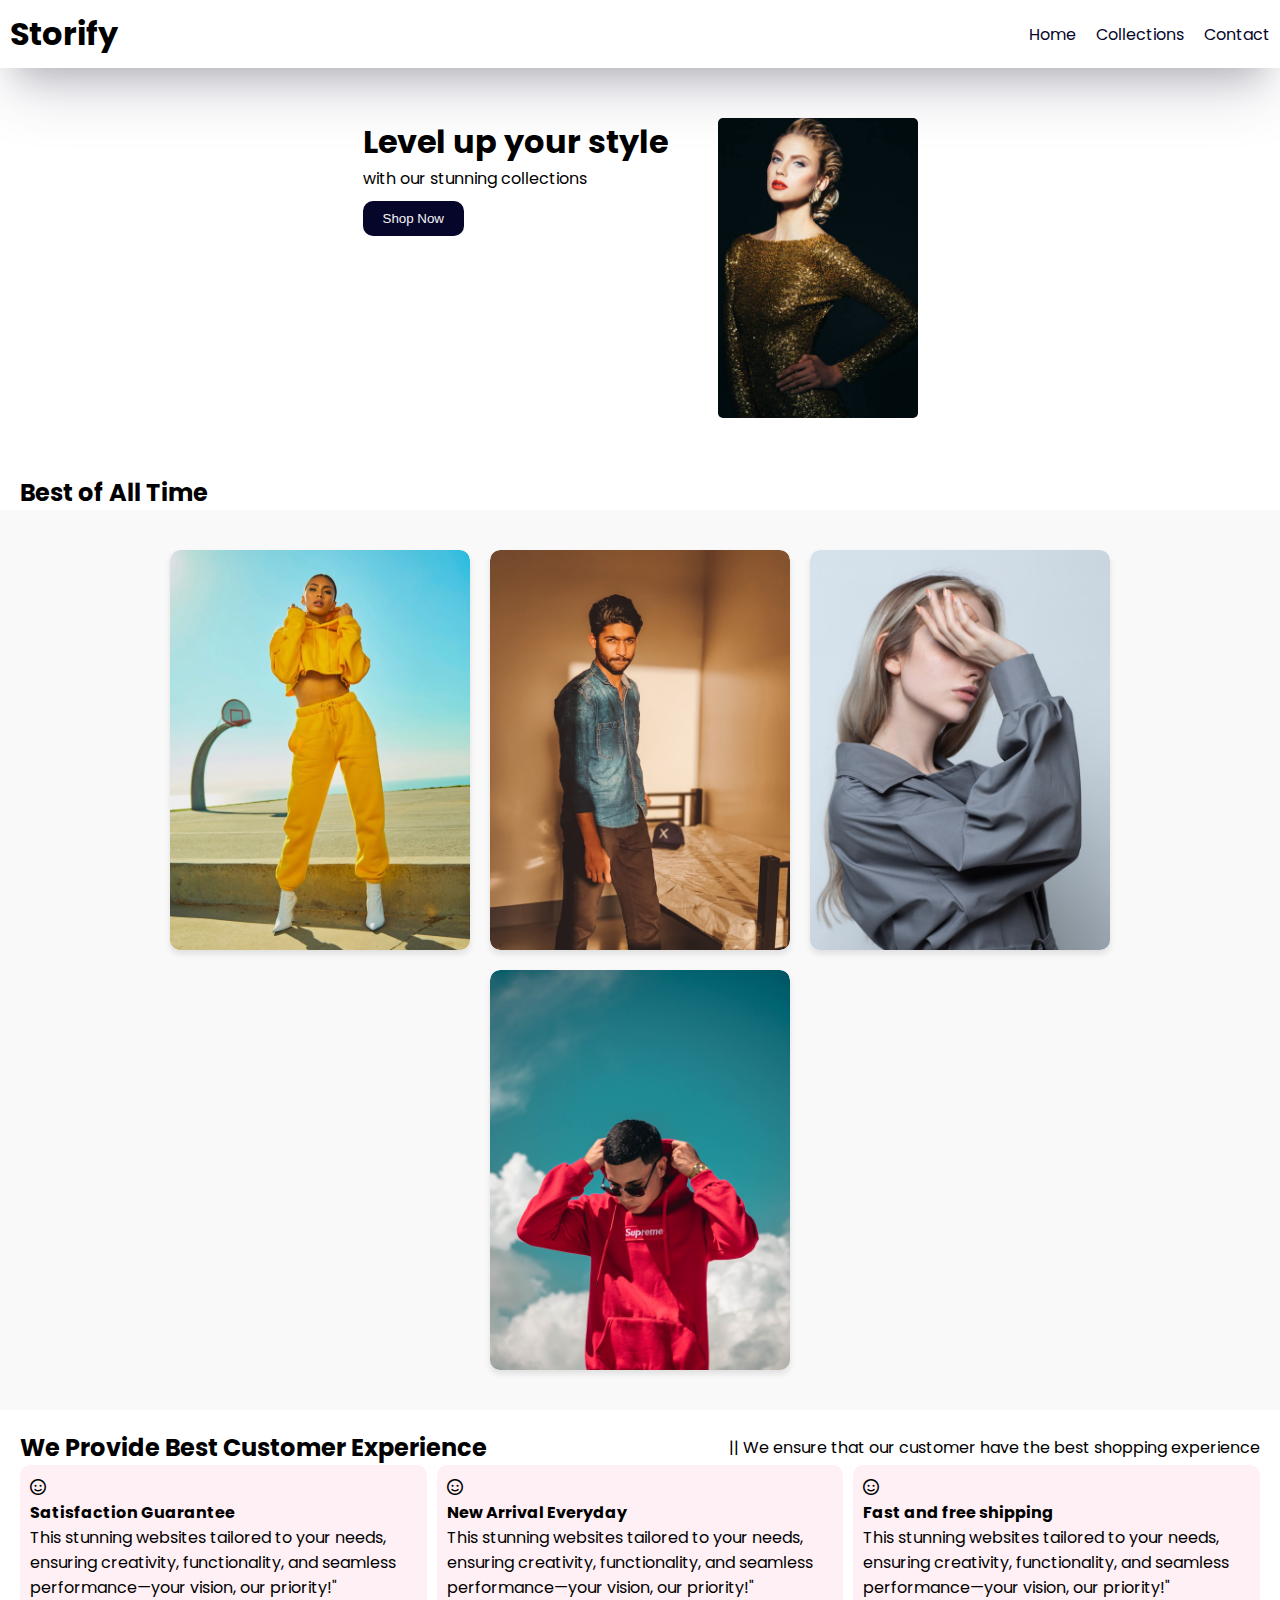
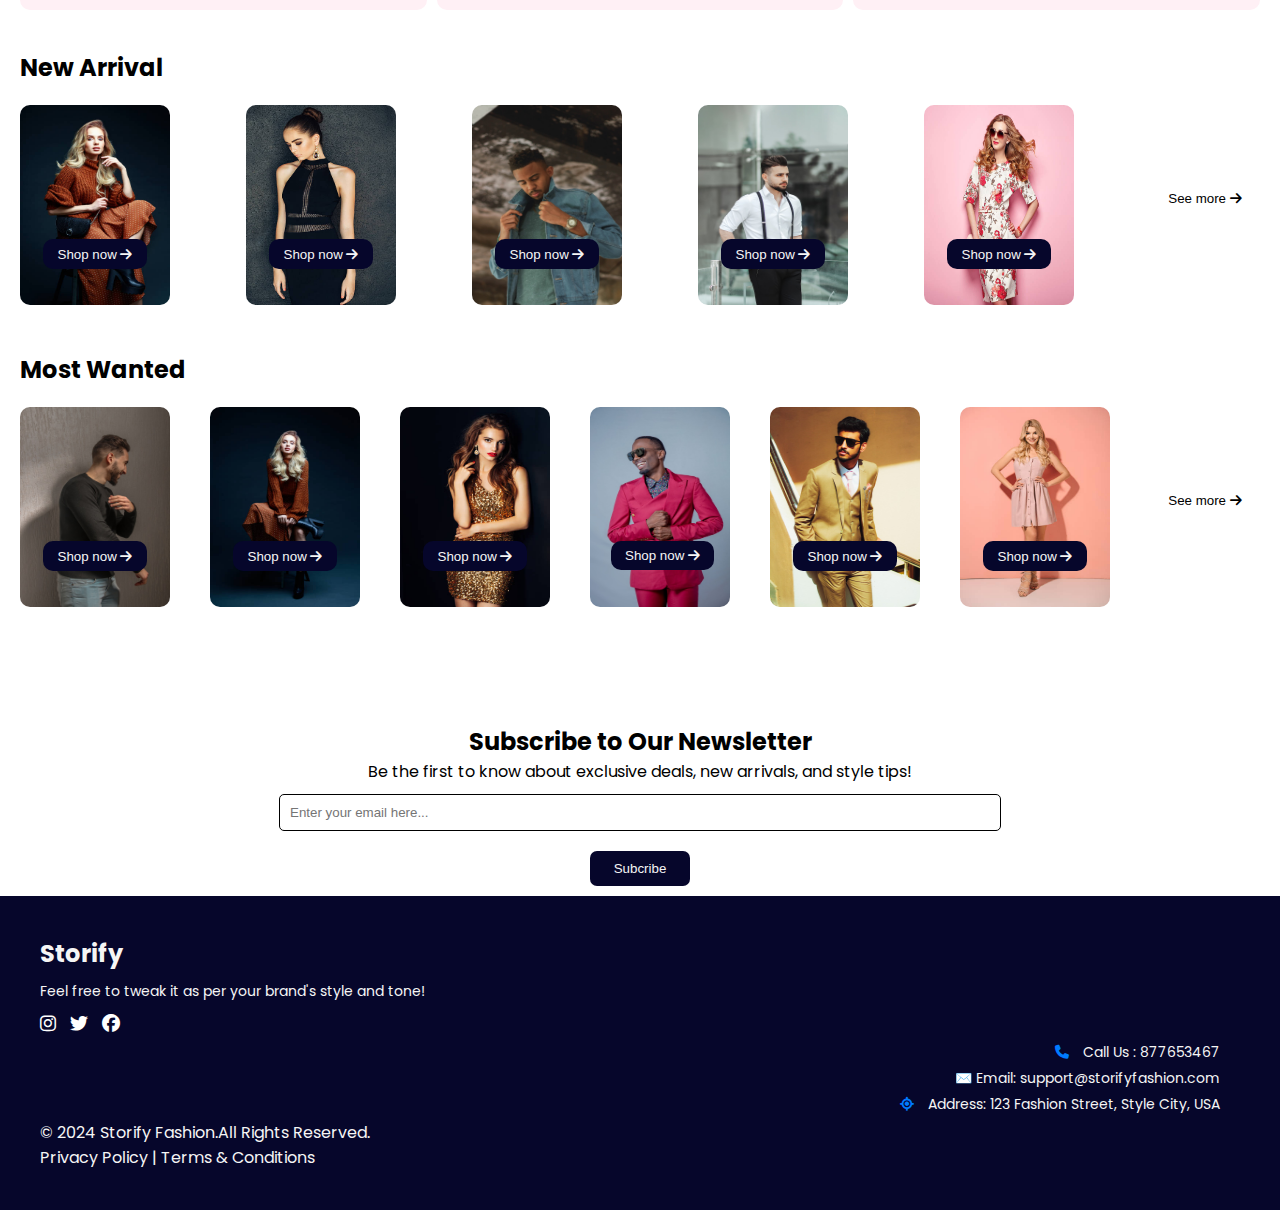
<file: index.html>
<!DOCTYPE html>
<html lang="en">

<head>
    <meta charset="UTF-8">
    <meta name="viewport" content="width=device-width, initial-scale=1.0">
    <title>Storify fashions</title>

    <!-- google font -->
    <link rel="preconnect" href="https://fonts.googleapis.com">
    <link rel="preconnect" href="https://fonts.gstatic.com" crossorigin>
    <link
        href="https://fonts.googleapis.com/css2?family=Poetsen+One&family=Poppins:ital,wght@0,100;0,200;0,300;0,400;0,500;0,600;0,700;0,800;0,900;1,100;1,200;1,300;1,400;1,500;1,600;1,700;1,800;1,900&display=swap"
        rel="stylesheet">
    <!-- my css -->
    <link rel="stylesheet" href="style.css">
    <!-- font awesome icons -->
    <link rel="stylesheet" href="https://cdnjs.cloudflare.com/ajax/libs/font-awesome/6.7.2/css/all.min.css"
        integrity="sha512-Evv84Mr4kqVGRNSgIGL/F/aIDqQb7xQ2vcrdIwxfjThSH8CSR7PBEakCr51Ck+w+/U6swU2Im1vVX0SVk9ABhg=="
        crossorigin="anonymous" referrerpolicy="no-referrer" />
</head>

<body>
    <!-- navbar -->
     <nav class="navbar">
        <h1>Storify</h1>
        
        <div class="navlink">
            <p class="links"><a href="index.html">Home</a></p>
            <p class="links"><a href="collection.html">Collections</a></p>
            <p class="links"><a href="contact.html">Contact</a></p>
        </div>
        <div class="navbartoggle" onclick="show()" >
            <i class="fa-solid fa-bars" ></i>
        </div>
     </nav>
<!-- sidenavbar -->
 <div class="sidenavbar">
    <p style="text-align: right;" onclick="closenav()" >
        <i class="fa-solid fa-xmark"></i>
    </p>
    <div class="sidenavlink">
        <p class="sidelinks"><a href="index.html">Home</a></p>
        <p class="sidelinks"><a href="collection.html">Collections</a></p>
        <p class="sidelinks"><a href="contact.html">Contact</a></p>
    </div>

 </div>
 

<!-- header -->
 <!-- <div class="collheadssection">

 </div> -->
 <div class="header">
    
    <div>
        <h1>Level up your style</h1>
        <p>with our stunning collections</p>
        <button class="headbtn">Shop Now</button>
    </div>
    <div>
        <img class="headimg"src="head.jpg" alt="" style="width: 200px; height:300px;border-radius: 5px;">
    </div>
 </div>
 <!-- card -->
  <!-- Cards Section -->
  <div>
      <h2 style="padding-left: 20px;">Best of All Time</h2>
  </div>
<div class="cards-section">
    <div class="card">
        <div class="card-image">
            <img src="card1.jpg" alt="Card 1">
        </div>
        <div class="card-overlay">
            <h3>Golden Hour Street Style</h3>
            <p>A vibrant outfit featuring a cropped yellow hoodie and matching joggers, paired with white boots.</p>
        </div>
    </div>
    <div class="card">
        <div class="card-image">
            <img src="card2.jpg" alt="Card 2">
        </div>
        <div class="card-overlay">
            <h3>Casual Denim</h3>
            <p>A relaxed and timeless look that features a classic denim shirt paired with dark trousers.</p>
        </div>
    </div>
    <div class="card">
        <div class="card-image">
            <img src="card3.jpg" alt="Card 3">
        </div>
        <div class="card-overlay">
            <h3>Modern Elegance in Gray</h3>
            <p>A minimalist yet striking outfit showcasing a gray belted trench coat. </p>
        </div>
    </div>
    <div class="card">
        <div class="card-image">
            <img src="card4.jpg" alt="Card 3">
        </div>
        <div class="card-overlay">
            <h3>Bold in Red Hoodie</h3>
            <p>a timeless blend of comfort and style, perfect for casual outings or lounging in effortless fashion. </p>
        </div>
    </div>
</div>
<!-- service -->
 <div class="service">
    <div class="servicecontainer1">
        <div>
            <h2>We Provide Best Customer Experience</h2>
            <!-- <h2></h2> -->
        </div>
        <div>
            <p>|| We ensure that our customer have the best shopping experience </p>
        </div>
    </div>
    <div class="servicecontainer2">
        <div>
           <i class="fa-regular fa-face-smile"></i>
           <h4>Satisfaction Guarantee</h4>
           <p>This stunning websites tailored to your needs, ensuring creativity, functionality, and seamless performance—your vision, our priority!" </p>
        </div>
        <div>
           <i class="fa-regular fa-face-smile"></i>
           <h4>New Arrival Everyday</h4>
           <p>This stunning websites tailored to your needs, ensuring creativity, functionality, and seamless performance—your vision, our priority!" </p>
        </div>
        <div>
           <i class="fa-regular fa-face-smile"></i>
           <h4>Fast and free shipping</h4>
           <p>This stunning websites tailored to your needs, ensuring creativity, functionality, and seamless performance—your vision, our priority!" </p>
        </div>
        
    </div>
 </div>
<!-- newarrivals -->
 <div style="padding:20px;" >
 <h2 style="margin-bottom: 20px;">New Arrival</h2>
 <div class="newarrival">
    <div class="arrivalcontainer">
        <img src="new1.jpg" style="width: 150px;height: 200px;border-radius: 10px;">
        <button>Shop now <i class="fa-solid fa-arrow-right"></i></button>
    </div>
    <div class="arrivalcontainer">
        <img src="new2.jpg" style="width: 150px;height: 200px;border-radius: 10px;">
        <button>Shop now <i class="fa-solid fa-arrow-right"></i></button>
    </div>
    <div class="arrivalcontainer">
        <img src="men3.jpg" style="width: 150px;height: 200px;border-radius: 10px;">
        <button>Shop now <i class="fa-solid fa-arrow-right"></i></button>
    </div>
    <div class="arrivalcontainer">
        <img src="men4.jpg" style="width: 150px;height: 200px;border-radius: 10px;">
        <button>Shop now <i class="fa-solid fa-arrow-right"></i></button>
    </div>
    <div class="arrivalcontainer">
        <img src="new5.jpg" style="width: 150px;height: 200px;border-radius: 10px;">
        <button>Shop now <i class="fa-solid fa-arrow-right"></i></button>
    </div>
    <!-- <div class="arrivalcontainer">
        <img src="D:\barath\Full stack\Frontend project\Storify\new6.jpg" style="width: 150px;height: 200px;border-radius: 5px;">
        <button>Shop now <i class="fa-solid fa-arrow-right"></i></button>
    </div> -->
    <div class="shopmore">
        <button>See more <i class="fa-solid fa-arrow-right"></i></button>
    </div>
 </div>
 </div>
 <!-- mostwanted -->
 <div style="padding:20px;" >
 <h2 style="margin-bottom: 20px;">Most Wanted</h2>
 <div class="newarrival">
    <div class="arrivalcontainer">
        <img src="men2.jpg" style="width: 150px;height: 200px;border-radius: 10px;">
        <button>Shop now <i class="fa-solid fa-arrow-right"></i></button>
    </div>
    <div class="arrivalcontainer">
        <img src="new8.jpg" style="width: 150px;height: 200px;border-radius: 10px;">
        <button>Shop now <i class="fa-solid fa-arrow-right"></i></button>
    </div>
    <div class="arrivalcontainer">
        <img src="new9.jpg" style="width: 150px;height: 200px;border-radius: 10px;">
        <button>Shop now <i class="fa-solid fa-arrow-right"></i></button>
    </div>
    <div class="arrivalcontainer">
        <img src="men6.jpg" style="width: 140px;height: 200px;border-radius: 10px;">
        <button>Shop now <i class="fa-solid fa-arrow-right"></i></button>
    </div>
    <div class="arrivalcontainer">
        <img src="men5.jpg" style="width: 150px;height: 200px;border-radius: 10px;">
        <button>Shop now <i class="fa-solid fa-arrow-right"></i></button>
    </div>
    <div class="arrivalcontainer">
        <img src="new12.jpg" style="width: 150px;height: 200px;border-radius: 10px;">
        <button>Shop now <i class="fa-solid fa-arrow-right"></i></button>
    </div>
    <div class="shopmore">
        <button>See more <i class="fa-solid fa-arrow-right"></i></button>
    </div>
 </div>
 </div>
 <div class="collheadssection">

 </div>
 <!-- news -->
  <div class="news">
    <h2>Subscribe to Our Newsletter</h2>
    <p>Be the first to know about exclusive deals, new arrivals, and style tips!</p>
    <div>
        <input type="text" placeholder="Enter your email here..."class="search">
    </div>
    <div>
        <button>Subcribe</button>
    </div>
  </div>
<!-- footer -->
 <div class="footer">
    <div class="footercontainer">
        <div class="box1">
            <h2>Storify</h2>
            <p>Feel free to tweak it as per your brand's style and tone!</p>
            <div class="footericon" style="color: white;">
                <i class="fa-brands fa-instagram"></i>
                <i class="fa-brands fa-twitter"></i>
                <i class="fa-brands fa-facebook"></i>
            </div>
            <div class="con">
                <p><i class="fa-solid fa-phone"></i> Call Us : 877653467</p>
                <p>✉️ Email: support@storifyfashion.com</p>
                <p><i class="fa-solid fa-location"></i> Address: 123 Fashion Street, Style City, USA</p>
            </div>
        </div>
        <p>© 2024 Storify Fashion.All Rights Reserved.</p>
        <P>Privacy Policy | Terms & Conditions</p>
        </div>

    
 </div>


<script src="script.js"></script>

</body>

</html>
</file>
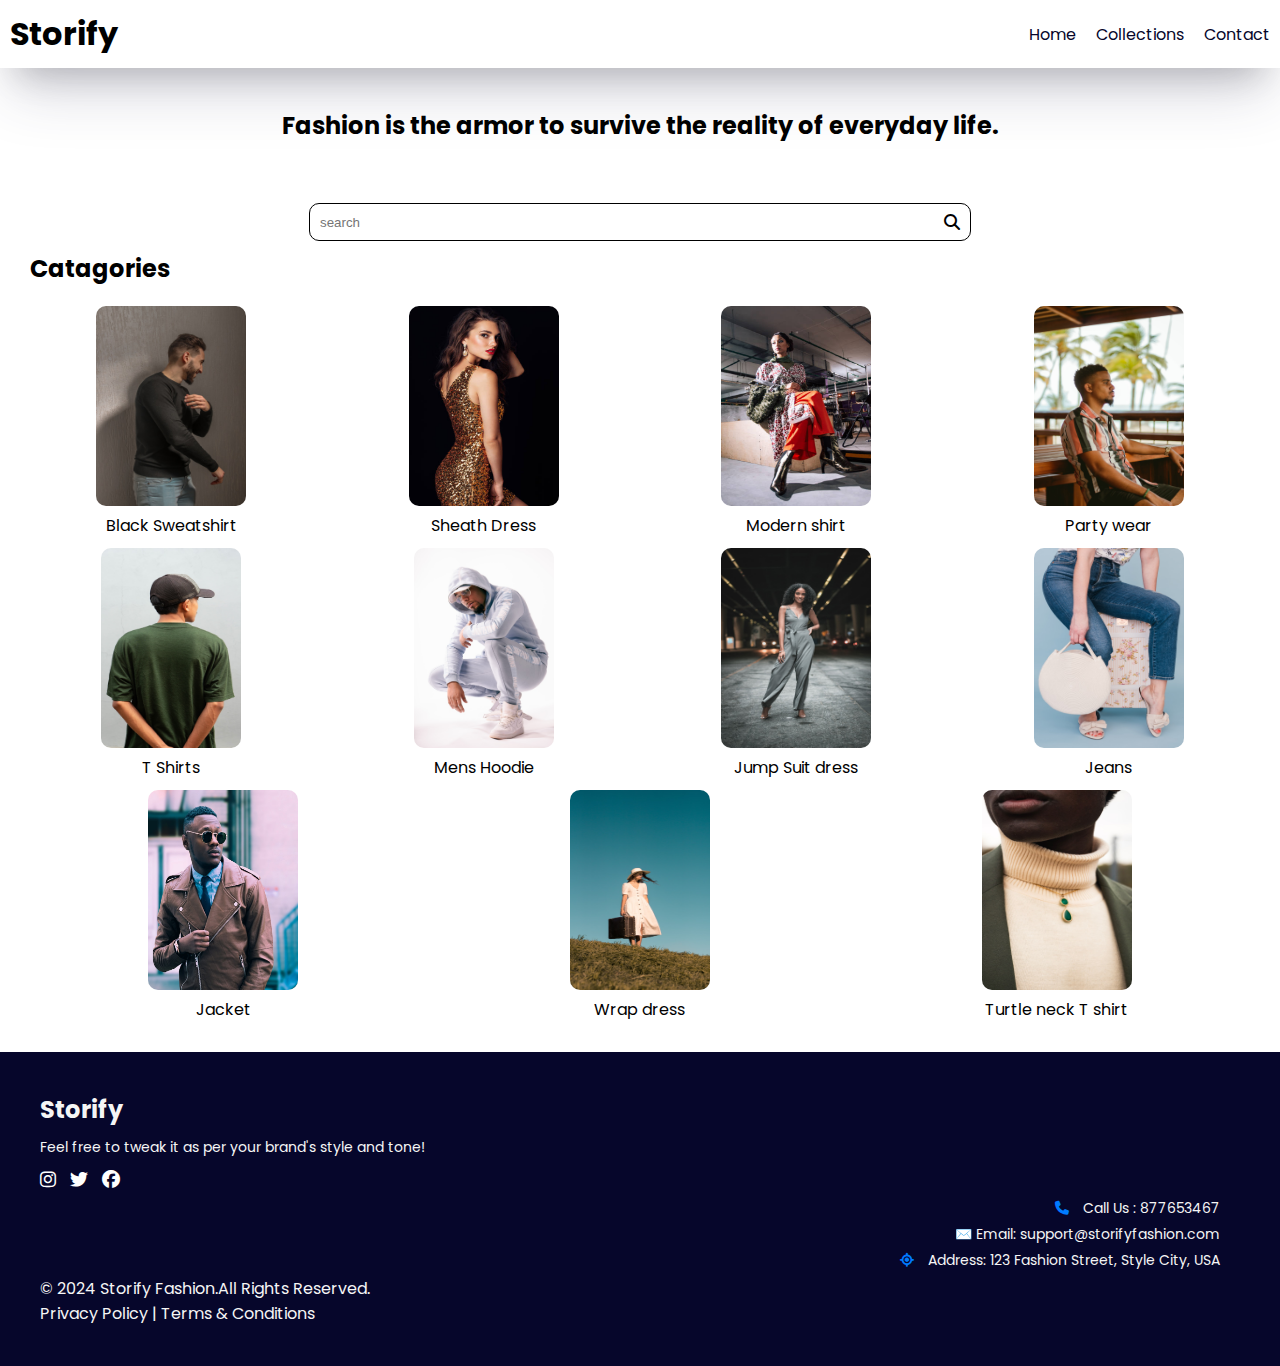
<file: collection.html>
<!DOCTYPE html>
<html lang="en">

<head>
    <meta charset="UTF-8">
    <meta name="viewport" content="width=device-width, initial-scale=1.0">
    <title>Storify fashions</title>

    <!-- google font -->
    <link rel="preconnect" href="https://fonts.googleapis.com">
    <link rel="preconnect" href="https://fonts.gstatic.com" crossorigin>
    <link
        href="https://fonts.googleapis.com/css2?family=Poetsen+One&family=Poppins:ital,wght@0,100;0,200;0,300;0,400;0,500;0,600;0,700;0,800;0,900;1,100;1,200;1,300;1,400;1,500;1,600;1,700;1,800;1,900&display=swap"
        rel="stylesheet">
    <!-- my css -->
    <link rel="stylesheet" href="style.css">
    <!-- font awesome icons -->
    <link rel="stylesheet" href="https://cdnjs.cloudflare.com/ajax/libs/font-awesome/6.7.2/css/all.min.css"
        integrity="sha512-Evv84Mr4kqVGRNSgIGL/F/aIDqQb7xQ2vcrdIwxfjThSH8CSR7PBEakCr51Ck+w+/U6swU2Im1vVX0SVk9ABhg=="
        crossorigin="anonymous" referrerpolicy="no-referrer" />
</head>

<body>
    <!-- navbar -->
     <nav class="navbar">
        <h1>Storify</h1>
        <div class="navlink">
            <p class="links"><a href="index.html">Home</a></p>
            <p class="links"><a href="collection.html">Collections</a></p>
            <p class="links"><a href="contact.html">Contact</a></p>
        </div>
        <div class="navbartoggle" onclick="show()" >
            <i class="fa-solid fa-bars" ></i>
        </div>
     </nav>
<!-- sidenavbar -->
 <div class="sidenavbar">
    <p style="text-align: right;" onclick="closenav()" >
        <i class="fa-solid fa-xmark"></i>
    </p>
    <div class="sidenavlink">
        <p class="sidelinks"><a href="index.html">Home</a></p>
        <p class="sidelinks"><a href="collection.html">Collections</a></p>
        <p class="sidelinks"><a href="contact.html">Contact</a></p>
    </div>

 </div>
 <!-- header -->
 
  <div class="collheadssection">
    <h2 >Fashion is the armor to survive the reality of everyday life.</h2>
  </div>
<!-- product -->
 <div class="product">
    <form class="searchpro">
        <input type="text" id="search" placeholder="search">
        <i class="fa-solid fa-magnifying-glass"></i>
    </form>
    <div class="catagories">
        <h2 style="margin-top: 10px;margin-left: 20px;">Catagories</h2>
    </div>
    <div class="procontainer" id="procontainer">
        <div class="probox">

            <img src="men2.jpg" style="width: 150px;height: 200px;border-radius: 10px;">
            <p>Black Sweatshirt</p>
        </div>
        <div class="probox">

            <img src="new13.jpg" style="width: 150px;height: 200px;border-radius: 10px;">
            <p>Sheath Dress</p>
        </div>
        <div class="probox">

            <img src="new14.jpg" style="width: 150px;height: 200px;border-radius: 10px;">
            <p>Modern shirt</p>
        </div>
        <div class="probox">

            <img src="partywear.jpg" style="width: 150px;height: 200px;border-radius: 10px;">
            <p>Party wear</p>
        </div>
        <div class="probox">

            <img src="tshirt.jpg" style="width: 140px;height: 200px;border-radius: 10px;">
            <p>T Shirts</p>
        </div>
        <div class="probox">

            <img src="hoodie.jpg" style="width: 140px;height: 200px;border-radius: 10px;">
            <p>Mens Hoodie</p>
        </div>
        <div class="probox">

            <img src="new15.jpg" style="width: 150px;height: 200px;border-radius: 10px;">
            <p>Jump Suit dress</p>
        </div>
        <div class="probox">

            <img src="jeans.jpg" style="width: 150px;height: 200px;border-radius: 10px;">
            <p>Jeans</p>
        </div>
        <div class="probox">

            <img src="jacket.jpg" style="width: 150px;height: 200px;border-radius: 10px;">
            <p>Jacket</p>
        </div>
        <div class="probox">

            <img src="new17.jpg" style="width: 140px;height: 200px;border-radius: 10px;">
            <p>Wrap dress</p>
        </div>
        <div class="probox">

            <img src="turtle neck.jpg" style="width: 150px;height: 200px;border-radius: 10px;">
            <p>Turtle neck T shirt</p>
        </div>
        
    </div>
 </div>
<!-- footer -->
 <div class="footer">
    <div class="footercontainer">
        <div class="box1">
            <h2>Storify</h2>
            <p>Feel free to tweak it as per your brand's style and tone!</p>
            <div class="footericon" style="color: white;">
                <i class="fa-brands fa-instagram"></i>
                <i class="fa-brands fa-twitter"></i>
                <i class="fa-brands fa-facebook"></i>
            </div>
            <div class="con">
                <p><i class="fa-solid fa-phone"></i> Call Us : 877653467</p>
                <p>✉️ Email: support@storifyfashion.com</p>
                <p><i class="fa-solid fa-location"></i> Address: 123 Fashion Street, Style City, USA</p>
            </div>
        </div>
        <p>© 2024 Storify Fashion.All Rights Reserved.</p>
        <P>Privacy Policy | Terms & Conditions</p>
        </div>

    
 </div>


<script src="collection.js"></script>

</body>

</html>
</file>
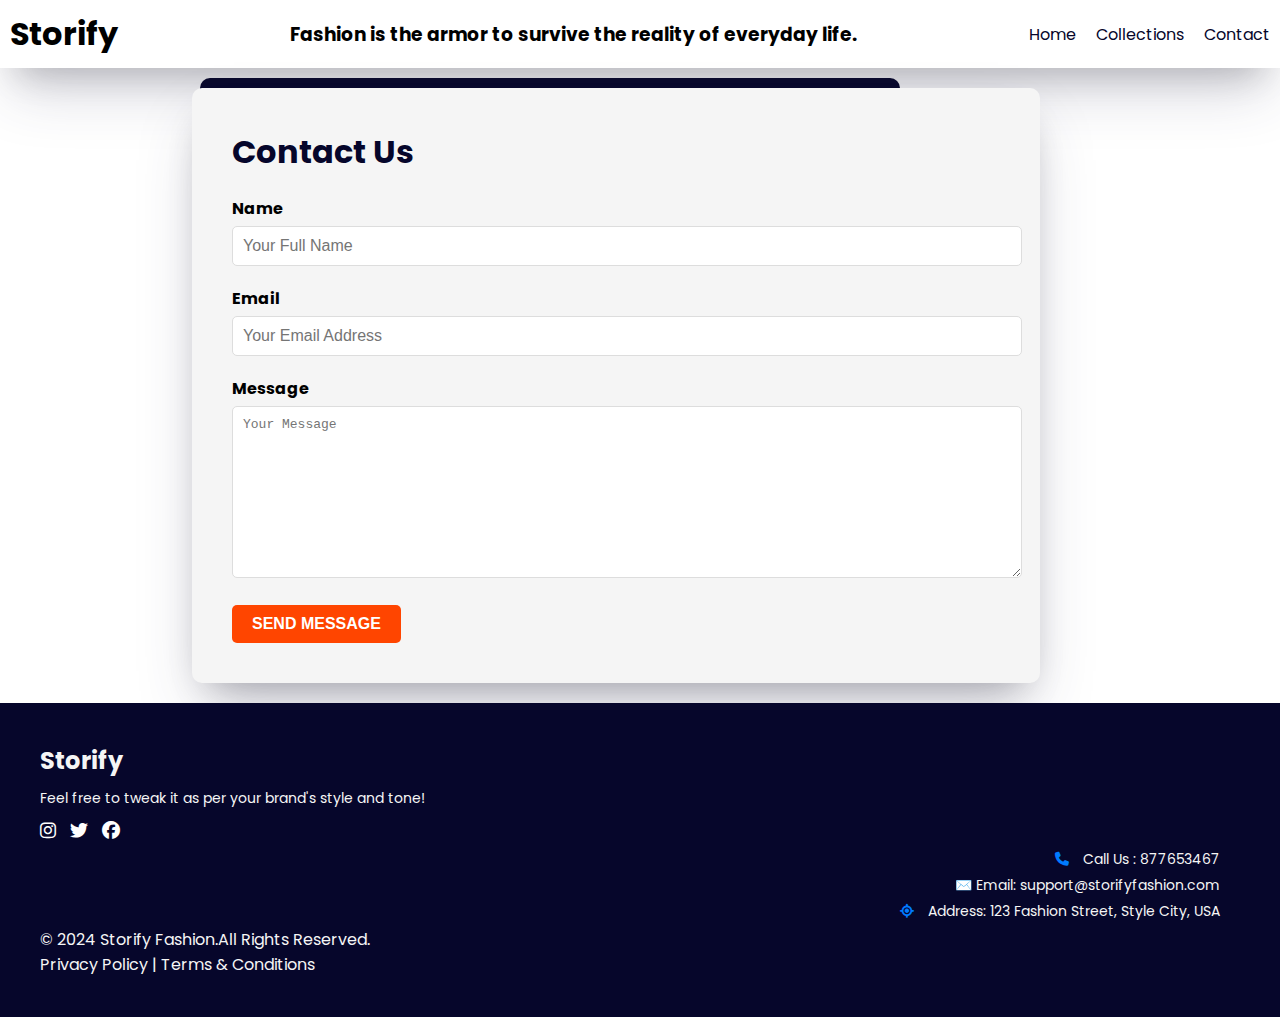
<file: contact.html>
<!DOCTYPE html>
<html lang="en">

<head>
    <meta charset="UTF-8">
    <meta name="viewport" content="width=device-width, initial-scale=1.0">
    <title>Storify fashions</title>

    <!-- google font -->
    <link rel="preconnect" href="https://fonts.googleapis.com">
    <link rel="preconnect" href="https://fonts.gstatic.com" crossorigin>
    <link
        href="https://fonts.googleapis.com/css2?family=Poetsen+One&family=Poppins:ital,wght@0,100;0,200;0,300;0,400;0,500;0,600;0,700;0,800;0,900;1,100;1,200;1,300;1,400;1,500;1,600;1,700;1,800;1,900&display=swap"
        rel="stylesheet">
    <!-- my css -->
    <link rel="stylesheet" href="style.css">
    <!-- font awesome icons -->
    <link rel="stylesheet" href="https://cdnjs.cloudflare.com/ajax/libs/font-awesome/6.7.2/css/all.min.css"
        integrity="sha512-Evv84Mr4kqVGRNSgIGL/F/aIDqQb7xQ2vcrdIwxfjThSH8CSR7PBEakCr51Ck+w+/U6swU2Im1vVX0SVk9ABhg=="
        crossorigin="anonymous" referrerpolicy="no-referrer" />
</head>

<body>
    <!-- navbar -->
     <nav class="navbar">
        <h1>Storify</h1><h3>Fashion is the armor to survive the reality of everyday life.</h3>
        <div class="navlink">
            <p class="links"><a href="index.html">Home</a></p>
            <p class="links"><a href="collection.html">Collections</a></p>
            <p class="links"><a href="contact.html">Contact</a></p>
        </div>
        <div class="navbartoggle" onclick="show()" >
            <i class="fa-solid fa-bars" ></i>
        </div>
     </nav>
<!-- sidenavbar -->
 <div class="sidenavbar">
    <p style="text-align: right;" onclick="closenav()" >
        <i class="fa-solid fa-xmark"></i>
    </p>
    <div class="sidenavlink">
        <p class="sidelinks"><a href="index.html">Home</a></p>
        <p class="sidelinks"><a href="collection.html">Collections</a></p>
        <p class="sidelinks"><a href="contact.html">Contact</a></p>
    </div>

 </div>
<!-- contact -->
<div class="contact-image">
    
</div>
<div class="container">
    
    <div class="contact-section">
        <h2>Contact Us</h2>
        <form id="contact-form">
            <div class="form-group">
                <label for="name">Name</label>
                <input type="text" id="name" name="name" placeholder="Your Full Name" required>
            </div>
            <div class="form-group">
                <label for="email">Email</label>
                <input type="email" id="email" name="email" placeholder="Your Email Address" required>
            </div>
            <div class="form-group">
                <label for="message">Message</label>
                <textarea id="message" name="message" placeholder="Your Message" required></textarea>
            </div>
            <button type="submit">Send Message</button>
        </form>
        <div id="submission-message" class="submission-message">
            Thank you for your message! We will get back to you soon.
        </div>
    </div>
</div>


<!-- footer -->
 <div class="footer">
    <div class="footercontainer">
        <div class="box1">
            <h2>Storify</h2>
            <p>Feel free to tweak it as per your brand's style and tone!</p>
            <div class="footericon" style="color: white;">
                <i class="fa-brands fa-instagram"></i>
                <i class="fa-brands fa-twitter"></i>
                <i class="fa-brands fa-facebook"></i>
            </div>
            <div class="con">
                <p><i class="fa-solid fa-phone"></i> Call Us : 877653467</p>
                <p>✉️ Email: support@storifyfashion.com</p>
                <p><i class="fa-solid fa-location"></i> Address: 123 Fashion Street, Style City, USA</p>
            </div>
        </div>
        <p>© 2024 Storify Fashion.All Rights Reserved.</p>
        <P>Privacy Policy | Terms & Conditions</p>
        </div>

    
 </div>


<script src="contact.js"></script>

</body>

</html>
</file>
<file: style.css>
*{
    padding: 0;
    margin: 0;
}
body{
        font-family: "Poppins", serif;
        font-weight: 400;
        font-style: normal;
}
.navbar{
    display: flex;
    justify-content: space-between;
    align-items: center;
    padding: 10px;
    box-shadow: rgba(50, 50, 93, 0.25) 0px 30px 60px -12px, rgba(0, 0, 0, 0.3) 0px 18px 36px -18px;
    
}
.navlink{
    display: flex;
    column-gap: 20px;
}
.navlink a{
    text-decoration: none;
    color:rgb(6, 6, 43);
}
.navlink a:hover{
    text-decoration: underline;
    color:rgb(6, 6, 43);;
}
.navbartoggle{
    display: none;
}
/* sidenavbar */
.sidenavbar{
    background-color:rgb(6, 6, 43);
    width: 300px;
    height: 100%;
    position: fixed;
    top: 0;
    left: -90%;
    padding: 20px;
    color: white;
    transition: 1s;
    z-index: 1;
}
.sidelinks{
    margin-bottom: 20px;
}
.sidelinks a{
    text-decoration: none;
    color: antiquewhite;
}
.sidelinks a:hover{
    text-decoration: underline;
    color: antiquewhite;
}
/* card */
.cards-section {
    display: flex;
    flex-wrap: wrap;
    gap: 20px;
    justify-content: center;
    padding: 40px 20px;
    background-color: #f9f9f9;
}

.card {
    position: relative;
    width: 300px;
    height: 400px;
    overflow: hidden;
    border-radius: 10px;
    box-shadow: 0 4px 6px rgba(0, 0, 0, 0.1);
    transition: transform 0.3s ease-in-out;
}

.card:hover {
    transform: translateY(-10px);
}

.card-image img {
    width: 100%;
    height: 100%;
    object-fit: cover;
    border-radius: 10px;
}

.card-overlay {
    position: absolute;
    top: 0;
    left: 0;
    width: 90%;
    height: 90%;
    background: rgba(0, 0, 0, 0.6);
    display: flex;
    flex-direction: column;
    align-items: center;
    justify-content: center;
    opacity: 0;
    color: #fff;
    text-align: center;
    padding: 20px;
    border-radius: 10px;
    transition: opacity 0.3s ease-in-out;
}
.card-overlay p{
    margin-left: -10px;
}
.card:hover .card-overlay {
    opacity: 1;
}

/* header */
.header{
    display: flex;
    justify-content:center ;
    gap: 50px;
    padding: 50px;
}
.headbtn{
    padding-left: 20px;
    padding-right: 20px;
    padding-top: 10px;
    padding-bottom: 10px;
    margin-top: 10px;
    background-color: rgb(6, 6, 43);
    color: whitesmoke;
    cursor: pointer;
    border: none;
    border-radius: 10px;

}
.headbtn:hover{
    padding-left: 20px;
    padding-right: 20px;
    padding-top: 10px;
    padding-bottom: 10px;
    margin-top: 10px;
    background-color:white;
    color:  rgb(6, 6, 43);
    cursor: pointer;
    border:none;
    transition:0.5s ;
    border-radius: 10px;
    /* box-shadow: rgba(50, 50, 93, 0.25) 0px 30px 60px -12px, rgba(0, 0, 0, 0.3) 0px 18px 36px -18px; */

}
/* service */
.service{
    padding: 20px;

}
.servicecontainer1{
    display: flex;
    justify-content: space-between;
    align-items: center;
}
.servicecontainer2{
    display: flex;
    justify-content: space-between;
    align-items: center;
    gap: 10px;
}
.servicecontainer2 div{
    background-color:lavenderblush;
    border-radius: 10px;
    padding: 10px;
    
}
.newarrival{
    display: flex;
    justify-content: space-between;
    flex-wrap: wrap;
    
}
.arrivalcontainer{
    position: relative;
    flex-basis: 10%;
}
.arrivalcontainer button{
    padding-left: 10%;
    padding-right: 10%;
    padding-top: 5%;
    padding-bottom: 5%;
    margin-top: 10px;
    color: whitesmoke ;
    position: absolute;
    top: 60%;
    left: 15%;
    border-radius: 10px;
    border: none;
    background-color:  rgb(6, 6, 43);
    
}
.arrivalcontainer button:hover{
    padding-left: 10%;
    padding-right: 10%;
    padding-top: 5%;
    padding-bottom: 5%;
    margin-top: 10px;
    color: rgb(6, 6, 43) ;
    position: absolute;
    top: 60%;
    left: 15%;
    border-radius: 10px;
    border: none;
    background-color:white ;
    transition: 0.5s;
}
.shopmore{
    margin-top:70px;
}
.shopmore button{
    padding-left: 10%;
    padding-right: 10%;
    padding-top: 5%;
    padding-bottom: 5%;
    margin-top: 10px;
    color: (6, 6, 43);
    width: 110px;
    top: 60%;
    left: 15%;
    border-radius: 10px;
    border: none;
    background-color:  rgb(255, 255, 255);
}
.shopmore button:hover{
    padding-left: 10%;
    padding-right: 10%;
    padding-top: 5%;
    padding-bottom: 5%;
    margin-top: 10px;
    color: rgb(246, 246, 249) ;
    width: 110px;
    top: 60%;
    left: 15%;
    border-radius: 10px;
    border: none;
    background-color: rgb(6, 6, 43) ;
    transition: 0.5s;
}

/* news */
.news{
    margin-top: 10px;
    display: flex;
    flex-direction: column;
    align-items: center;
}
.news input{
    margin-top: 10px;
    padding: 10px;
    width: 700px;
    border-radius: 5px;
    margin-bottom: 10px;
    border:solid black 1px;
}
.news button{
    margin-top: 10px;
    padding: 10px;
    width: 100px;
    color: whitesmoke;
    background-color:  rgb(6, 6, 43);
    border: none;
    border-radius: 7px;
}
/* footer */
/* .footer{
    margin-top: 10px;
    padding: 40px;
    background-color:  rgb(6, 6, 43);
    color: whitesmoke;
}
.con {
    flex: 1;
    text-align: right;
    justify-content: space-between;
}

.con p {
    justify-content: space-between;
    margin-top: 10px;
    margin: 5px 0;
}

.con i {
    margin-right: 10px;
    color: #007BFF;
} */
.footer {
    margin-top: 10px;
    padding: 40px;
    background-color:  rgb(6, 6, 43);
    color: whitesmoke;
}

.footer-container {
    display: flex;
    justify-content: space-between;
    align-items: flex-start;
    flex-wrap: wrap;
}

.box1 {
    flex: 1;
    margin-right: 20px;
}

.box1 h2 {
    margin: 0;
    font-size: 24px;
}

.box1 p {
    margin: 10px 0;
    font-size: 14px;
}

.footericon {
    margin-top: 10px;
}

.footericon i {
    margin-right: 10px;
    font-size: 18px;
    cursor: pointer;
    transition: color 0.3s;
}

.footericon i:hover {
    color: #007BFF;
}

.con {
    flex: 1;
    text-align: right;
}

.con p {
    margin: 5px 0;
    font-size: 14px;
}

.con i {
    margin-right: 10px;
    color: #007BFF;
}
/* product */
.collheadssection {
    display: flex;
    flex-wrap: wrap;
    gap: 20px;
    justify-content: center;
    padding: 40px 20px;
    background-color:transparent;
    /* margin-top: 60px; */
}
.product{
    margin-top: 20px;
}
.catagories{
    padding-left: 10px;
}

.searchpro{
    
    width: 50%;
    border: solid black 1px;
    border-radius: 10px;
    display: flex;
    justify-content: space-between;
    align-items: center;
    padding: 10px;
   margin: auto;
}
.searchpro input{
    border: none;
    background-color: transparent;
    width: 100%;
}
.searchpro input:focus{
    outline: none;
}
.procontainer{
    display: flex;
    gap: 10px;
    padding: 20px;
    flex-wrap: wrap;
    justify-content: space-around;
}
.probox{
    position: relative;
    text-align: center;
    flex-basis: 20%;
}
.probox img{
    border-radius: 10px;
}
/* contact */
/* .container {
    display: flex;
    flex-direction: row;
    align-items: center;
    justify-content: space-between;
    padding: 20px;
    /*  */
    
    
/* }

.contact-image img {
    width: 100%;
    max-width: 400px;
    border-radius: 10px;
} */ */


.container {
    max-width: 1200px;
    margin: 0 auto;
    padding: 20px;
}
.contact-section {
    background-color:whitesmoke;
    box-shadow: rgba(50, 50, 93, 0.25) 0px 30px 60px -12px, rgba(0, 0, 0, 0.3) 0px 18px 36px -18px;
    border-radius: 10px;
    padding: 40px;
    margin-top: 20px;
    margin-bottom: 20px;
    margin-left: 15%;
    width: 60%;
    align-items: center;
}
.contact-image {
    background-color: rgb(6, 6, 43) ;
    margin-top: 10px;
    height: 550px;
    width: 700px;
    margin-left: 200px;
    position: absolute;
    z-index: -1;
    border-radius: 10px;
}

.contact-section h2 {
    font-size: 2em;
    margin-bottom: 20px;
    color: rgb(6, 6, 43);
}

.form-group {
    margin-bottom: 20px;
    
}

.form-group label {
    display: block;
    font-weight: bold;
    margin-bottom: 5px;
    color: (6, 6, 43);
}

.form-group input,
.form-group textarea {
    width: 100%;
    padding: 10px;
    border: 1px solid #ddd;
    border-radius: 5px;
    font-size: 1em;
}

.form-group textarea {
    height: 150px;
}

.contact-section button {
    display: inline-block;
    background-color: #ff4500;
    color: #fff;
    padding: 10px 20px;
    font-size: 1em;
    font-weight: bold;
    text-transform: uppercase;
    border: none;
    border-radius: 5px;
    cursor: pointer;
    transition: background-color 0.3s ease;
}

.contact-section button:hover {
    background-color:rgb(85, 41, 41);
    color:#fff;
}

.contact-info {
    margin-top: 30px;
}

.contact-info p {
    margin: 10px 0;
    font-size: 1.2em;
}

.contact-info p span {
    font-weight: bold;
}
.submission-message {
    display: none;
    margin-top: 20px;
    padding: 15px;
    border-radius: 5px;
    background-color: #d4edda;
    color: #155724;
    font-weight: bold;
    text-align: center;
}

/* mediaquery */
@media screen and (max-width: 600px) {
    .navbartoggle{
        display: block;
    } 
    .navlink{
        display: none;
    } 
    .headimg{
        display: none;
    } 
    .servicecontainer1{
        display: none;
    }
    .servicecontainer2{
        flex-direction: column;
    }
  
}
</file>
